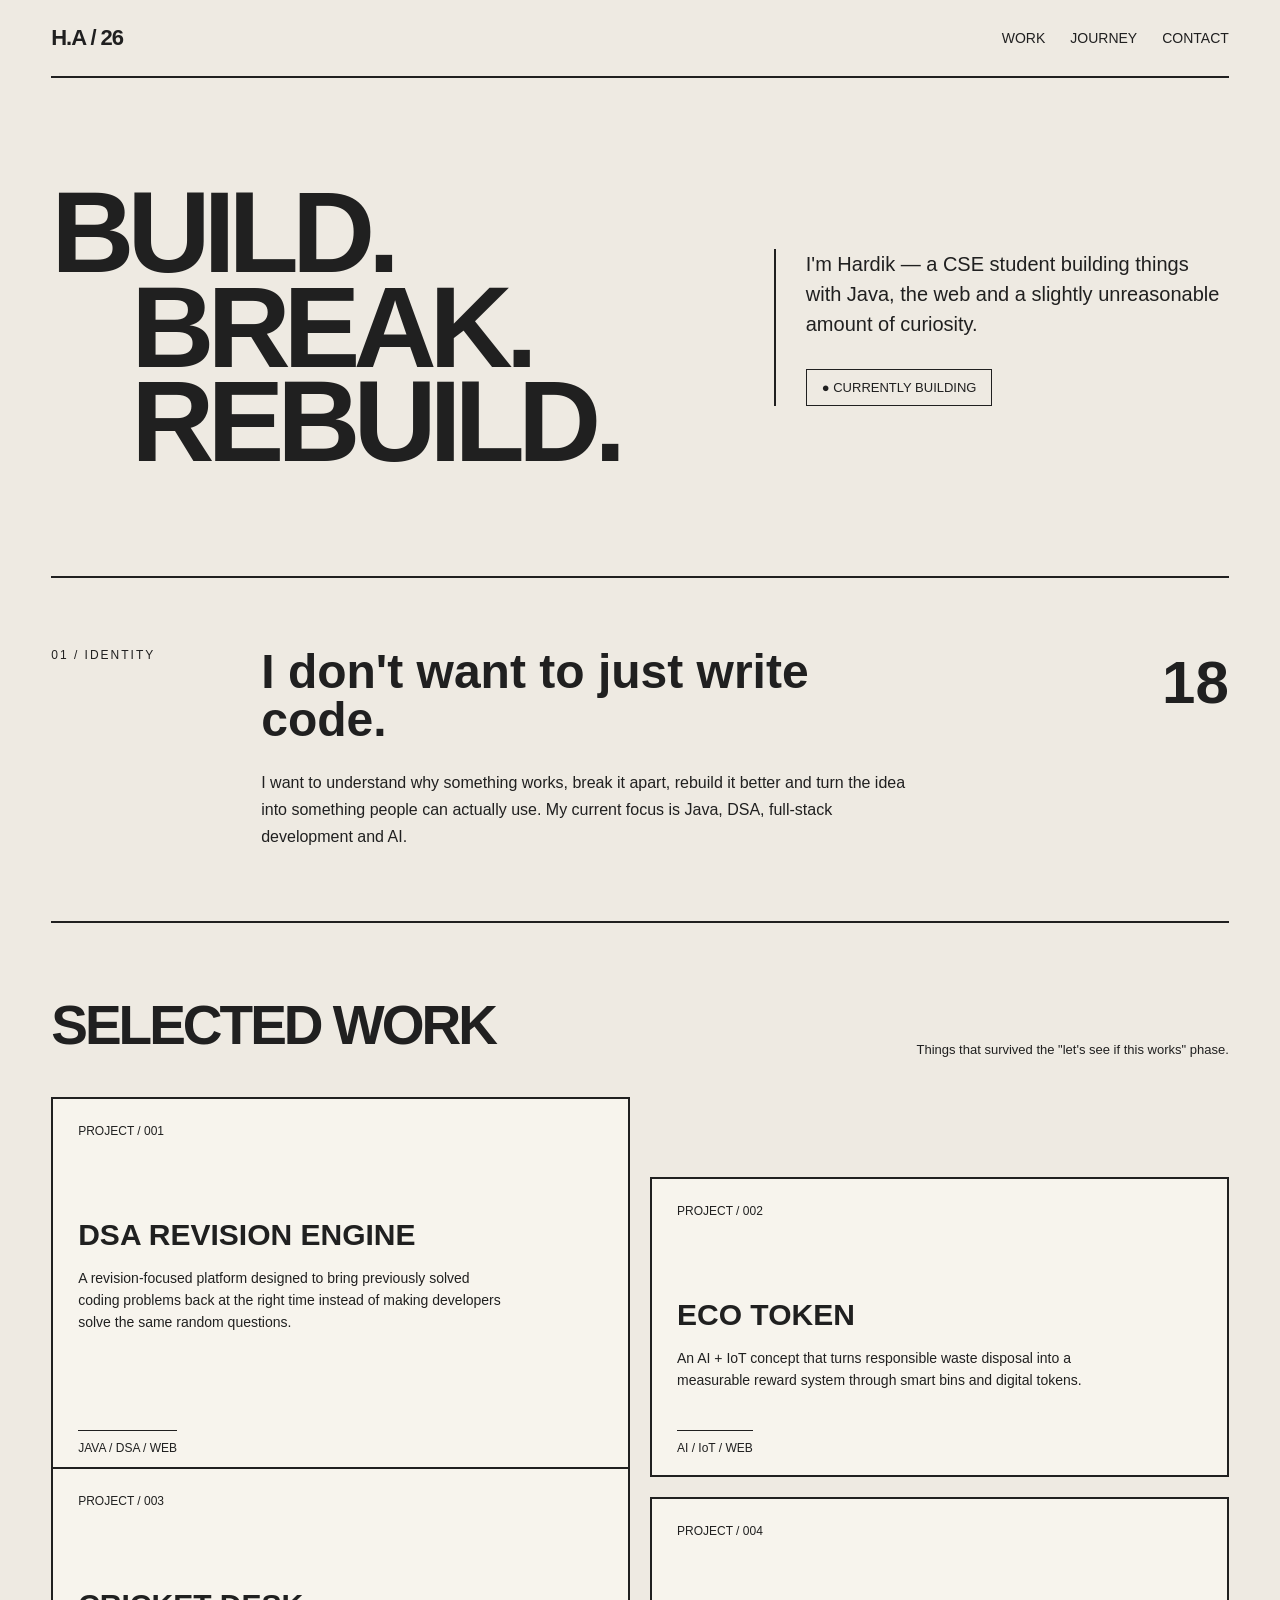
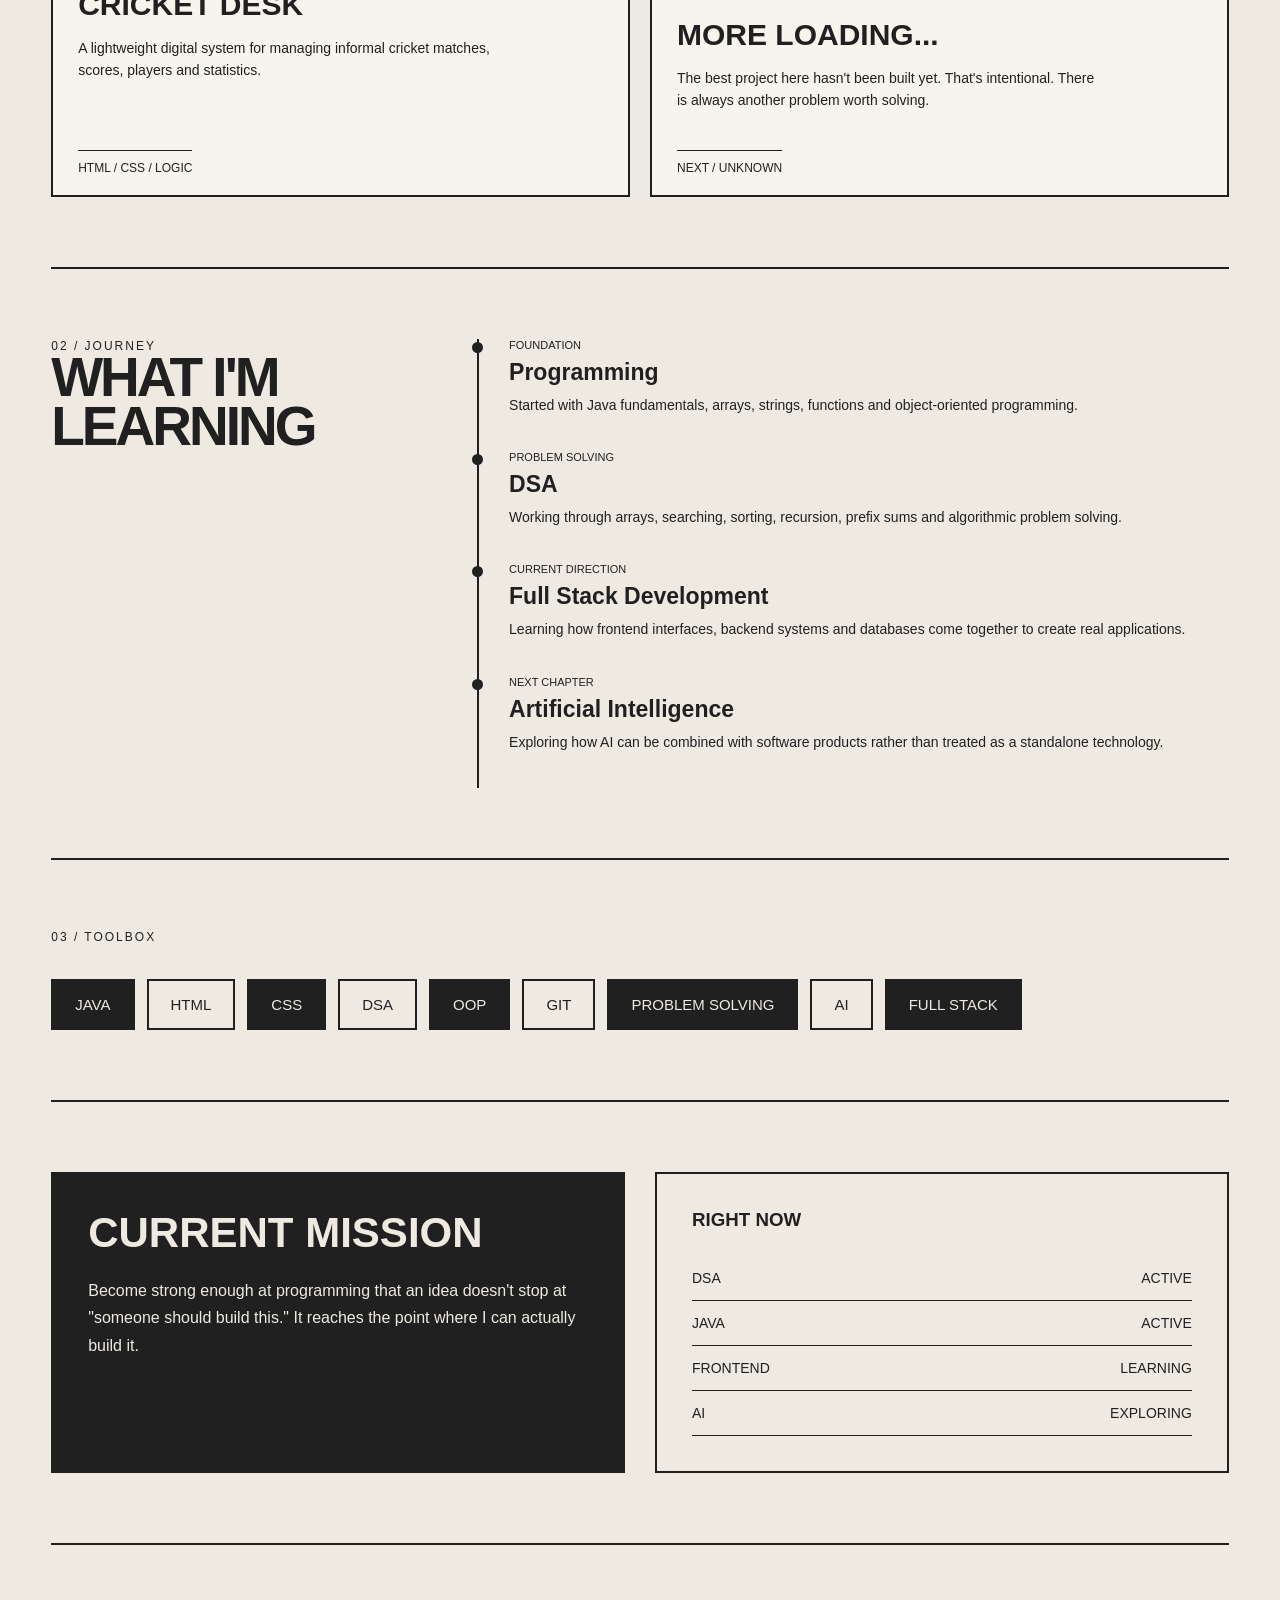
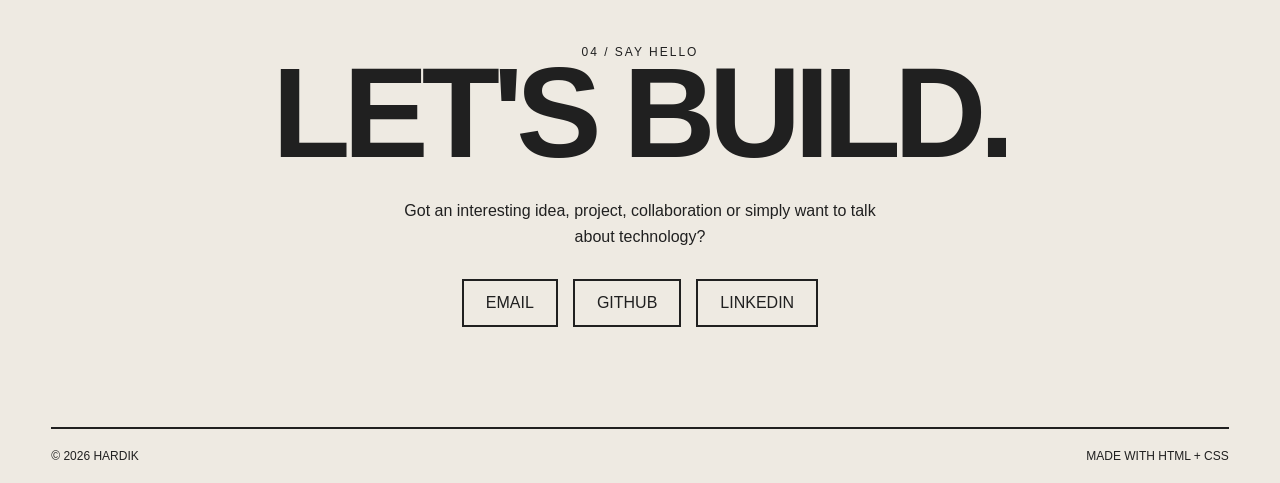
<file: index.html>
<html>
<head>

    <meta charset="UTF-8">
    <meta name="viewport" content="width=device-width, initial-scale=1.0">

    <title>Hardik | Developer Portfolio</title>

    <link rel="stylesheet" href="style.css">

</head>

<body>

    <div class="page">

        <header>

            <div class="logo">
                H.A / 26
            </div>

            <nav>
                <a href="#work">WORK</a>
                <a href="#learning">JOURNEY</a>
                <a href="#contact">CONTACT</a>
            </nav>

        </header>


        <section class="intro">

            <div class="intro-heading">

                <h1>
                    BUILD.
                    <span>BREAK.</span>
                    <span>REBUILD.</span>
                </h1>

            </div>

            <div class="intro-text">

                <p>
                    I'm Hardik — a CSE student building
                    things with Java, the web and a
                    slightly unreasonable amount of curiosity.
                </p>

                <div class="status">
                    ● CURRENTLY BUILDING
                </div>

            </div>

        </section>


        <section class="identity">

            <div class="label">
                01 / Identity
            </div>

            <div class="identity-content">

                <h2>
                    I don't want to
                    just write code.
                </h2>

                <p>
                    I want to understand why something works,
                    break it apart, rebuild it better and turn
                    the idea into something people can actually use.
                    My current focus is Java, DSA, full-stack
                    development and AI.
                </p>

            </div>

            <div class="number">
                18
            </div>

        </section>


        <section class="projects" id="work">

            <div class="section-title">

                <h2>SELECTED WORK</h2>

                <p>
                    Things that survived the
                    "let's see if this works" phase.
                </p>

            </div>


            <div class="project-grid">


                <div class="project">

                    <div class="project-number">
                        PROJECT / 001
                    </div>

                    <h3>
                        DSA REVISION ENGINE
                    </h3>

                    <p>
                        A revision-focused platform designed
                        to bring previously solved coding problems
                        back at the right time instead of making
                        developers solve the same random questions.
                    </p>

                    <div class="tech">
                        JAVA / DSA / WEB
                    </div>

                </div>


                <div class="project">

                    <div class="project-number">
                        PROJECT / 002
                    </div>

                    <h3>
                        ECO TOKEN
                    </h3>

                    <p>
                        An AI + IoT concept that turns responsible
                        waste disposal into a measurable reward
                        system through smart bins and digital tokens.
                    </p>

                    <div class="tech">
                        AI / IoT / WEB
                    </div>

                </div>


                <div class="project">

                    <div class="project-number">
                        PROJECT / 003
                    </div>

                    <h3>
                        CRICKET DESK
                    </h3>

                    <p>
                        A lightweight digital system for managing
                        informal cricket matches, scores, players
                        and statistics.
                    </p>

                    <div class="tech">
                        HTML / CSS / LOGIC
                    </div>

                </div>


                <div class="project">

                    <div class="project-number">
                        PROJECT / 004
                    </div>

                    <h3>
                        MORE LOADING...
                    </h3>

                    <p>
                        The best project here hasn't been built yet.
                        That's intentional. There is always another
                        problem worth solving.
                    </p>

                    <div class="tech">
                        NEXT / UNKNOWN
                    </div>

                </div>


            </div>

        </section>


        <section class="learning" id="learning">

            <div class="learning-layout">

                <div>

                    <div class="label">
                        02 / Journey
                    </div>

                    <h2>
                        WHAT I'M
                        LEARNING
                    </h2>

                </div>


                <div class="timeline">


                    <div class="timeline-item">

                        <small>
                            FOUNDATION
                        </small>

                        <h3>
                            Programming
                        </h3>

                        <p>
                            Started with Java fundamentals,
                            arrays, strings, functions and
                            object-oriented programming.
                        </p>

                    </div>


                    <div class="timeline-item">

                        <small>
                            PROBLEM SOLVING
                        </small>

                        <h3>
                            DSA
                        </h3>

                        <p>
                            Working through arrays, searching,
                            sorting, recursion, prefix sums and
                            algorithmic problem solving.
                        </p>

                    </div>


                    <div class="timeline-item">

                        <small>
                            CURRENT DIRECTION
                        </small>

                        <h3>
                            Full Stack Development
                        </h3>

                        <p>
                            Learning how frontend interfaces,
                            backend systems and databases come
                            together to create real applications.
                        </p>

                    </div>


                    <div class="timeline-item">

                        <small>
                            NEXT CHAPTER
                        </small>

                        <h3>
                            Artificial Intelligence
                        </h3>

                        <p>
                            Exploring how AI can be combined with
                            software products rather than treated
                            as a standalone technology.
                        </p>

                    </div>


                </div>

            </div>

        </section>


        <section class="skills">

            <div class="label">
                03 / Toolbox
            </div>

            <div class="skill-box">

                <div class="skill">JAVA</div>

                <div class="skill">HTML</div>

                <div class="skill">CSS</div>

                <div class="skill">DSA</div>

                <div class="skill">OOP</div>

                <div class="skill">GIT</div>

                <div class="skill">
                    PROBLEM SOLVING
                </div>

                <div class="skill">
                    AI
                </div>

                <div class="skill">
                    FULL STACK
                </div>

            </div>

        </section>


        <section class="current">


            <div class="current-card">

                <h2>
                    CURRENT
                    MISSION
                </h2>

                <p>
                    Become strong enough at programming that
                    an idea doesn't stop at "someone should build
                    this." It reaches the point where I can actually
                    build it.
                </p>

            </div>


            <div class="mini-list">

                <h3>
                    RIGHT NOW
                </h3>

                <div>
                    <span>DSA</span>
                    <span>ACTIVE</span>
                </div>

                <div>
                    <span>JAVA</span>
                    <span>ACTIVE</span>
                </div>

                <div>
                    <span>FRONTEND</span>
                    <span>LEARNING</span>
                </div>

                <div>
                    <span>AI</span>
                    <span>EXPLORING</span>
                </div>

            </div>

        </section>


        <section class="contact" id="contact">

            <div class="label">
                04 / Say Hello
            </div>

            <h2>
                LET'S
                BUILD.
            </h2>

            <p>
                Got an interesting idea, project,
                collaboration or simply want to talk
                about technology?
            </p>

            <div class="contact-links">

                <a href="mailto:yourmail@gmail.com">
                    EMAIL
                </a>

                <a href="https://github.com/">
                    GITHUB
                </a>

                <a href="https://linkedin.com/">
                    LINKEDIN
                </a>

            </div>

        </section>


        <footer>

            <span>
                © 2026 HARDIK
            </span>

            <span>
                MADE WITH HTML + CSS
            </span>

        </footer>

    </div>

</body>

</html>
    </table>
</body>
</html>
</file>
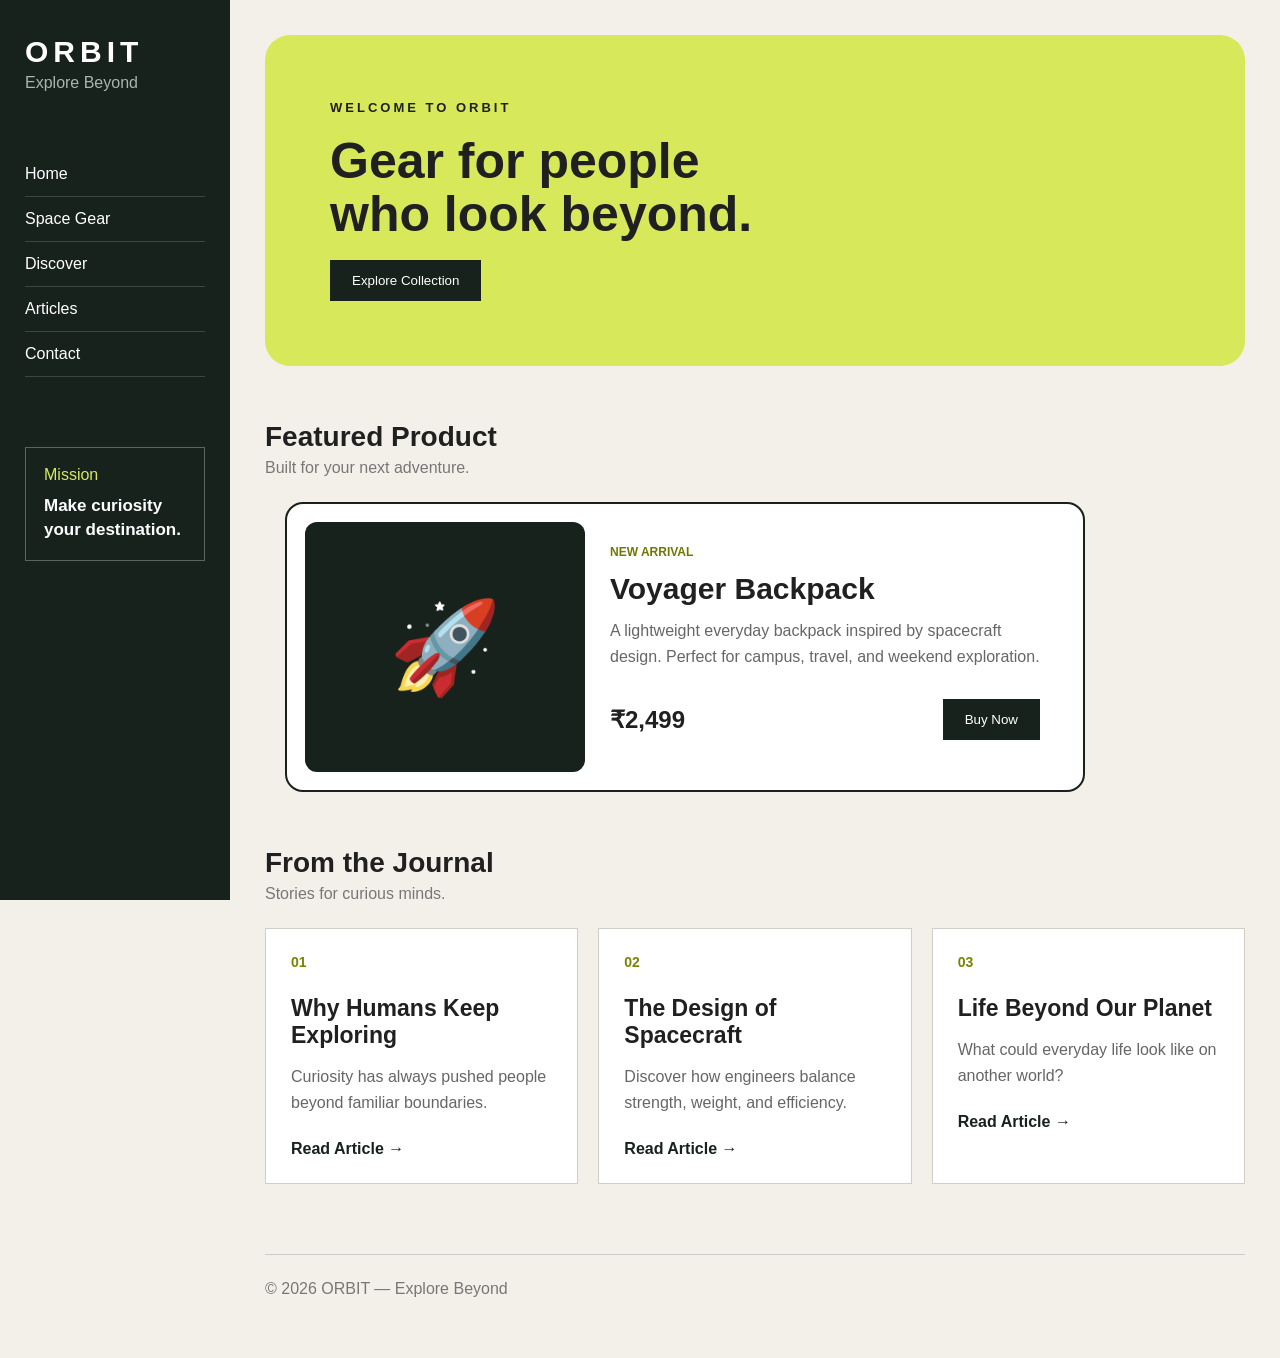
<file: delete/index.html>
<!DOCTYPE html>
<html lang="en">
<head>
    <meta charset="UTF-8">
    <meta name="viewport" content="width=device-width, initial-scale=1.0">
    <title>Document</title>
    <link rel="stylesheet" href="style.css">
</head>
<body>
     <div class="page">

        <aside class="sidebar">
            <h1>ORBIT</h1>
            <p class="tagline">Explore Beyond</p>

            <nav>
                <a href="#">Home</a>
                <a href="#">Space Gear</a>
                <a href="#">Discover</a>
                <a href="#">Articles</a>
                <a href="#">Contact</a>
            </nav>

            <div class="side-box">
                <p>Mission</p>
                <h3>Make curiosity your destination.</h3>
            </div>
        </aside>

        <main class="content">

            <section class="hero">
                <p>WELCOME TO ORBIT</p>
                <h2>Gear for people<br>who look beyond.</h2>
                <button>Explore Collection</button>
            </section>

            <section class="product-section">
                <div class="section-title">
                    <h2>Featured Product</h2>
                    <p>Built for your next adventure.</p>
                </div>

                <div class="product-card">
                    <div class="product-image">
                        🚀
                    </div>

                    <div class="product-info">
                        <span>NEW ARRIVAL</span>
                        <h2>Voyager Backpack</h2>
                        <p>
                            A lightweight everyday backpack inspired by
                            spacecraft design. Perfect for campus, travel,
                            and weekend exploration.
                        </p>

                        <div class="product-bottom">
                            <strong>₹2,499</strong>
                            <button>Buy Now</button>
                        </div>
                    </div>
                </div>
            </section>

            <section class="blog-section">
                <div class="section-title">
                    <h2>From the Journal</h2>
                    <p>Stories for curious minds.</p>
                </div>

                <div class="blog-container">

                    <article class="blog-card">
                        <div class="blog-number">01</div>
                        <h3>Why Humans Keep Exploring</h3>
                        <p>
                            Curiosity has always pushed people beyond
                            familiar boundaries.
                        </p>
                        <a href="#">Read Article →</a>
                    </article>

                    <article class="blog-card">
                        <div class="blog-number">02</div>
                        <h3>The Design of Spacecraft</h3>
                        <p>
                            Discover how engineers balance strength,
                            weight, and efficiency.
                        </p>
                        <a href="#">Read Article →</a>
                    </article>

                    <article class="blog-card">
                        <div class="blog-number">03</div>
                        <h3>Life Beyond Our Planet</h3>
                        <p>
                            What could everyday life look like on another
                            world?
                        </p>
                        <a href="#">Read Article →</a>
                    </article>

                </div>
            </section>

            <footer>
                <p>© 2026 ORBIT — Explore Beyond</p>
            </footer>
</body>
</html>
</file>
<file: style.css>
* {
    margin: 0;
    padding: 0;
    box-sizing: border-box;
}

body {
    background: #eeeae2;
    color: #202020;
    font-family: Arial, sans-serif;
}

a {
    text-decoration: none;
    color: inherit;
}

.page {
    width: 92%;
    max-width: 1250px;
    margin: auto;
}


/* HEADER */

header {
    display: flex;
    justify-content: space-between;
    align-items: center;
    padding: 25px 0;
    border-bottom: 2px solid #202020;
}

.logo {
    font-size: 22px;
    font-weight: bold;
    letter-spacing: -1px;
}

nav {
    display: flex;
    gap: 25px;
    font-size: 14px;
}

nav a:hover {
    text-decoration: underline;
}


/* INTRO */

.intro {
    min-height: 500px;
    display: grid;
    grid-template-columns: 1.5fr 1fr;
    gap: 40px;
    align-items: center;
    border-bottom: 2px solid #202020;
}

.intro-heading h1 {
    font-size: clamp(55px, 9vw, 125px);
    line-height: .82;
    letter-spacing: -7px;
}

.intro-heading h1 span {
    display: block;
    margin-left: 80px;
}

.intro-text {
    border-left: 2px solid #202020;
    padding-left: 30px;
}

.intro-text p {
    font-size: 20px;
    line-height: 1.5;
    margin-bottom: 30px;
}

.status {
    display: inline-block;
    padding: 10px 15px;
    border: 1px solid #202020;
    font-size: 13px;
}


/* IDENTITY */

.identity {
    display: grid;
    grid-template-columns: 180px 1fr 180px;
    gap: 30px;
    padding: 70px 0;
    border-bottom: 2px solid #202020;
}

.label {
    font-size: 12px;
    text-transform: uppercase;
    letter-spacing: 2px;
}

.identity h2 {
    font-size: 48px;
    line-height: 1;
    max-width: 650px;
}

.identity p {
    margin-top: 25px;
    max-width: 650px;
    line-height: 1.7;
    font-size: 16px;
}

.number {
    text-align: right;
    font-size: 60px;
    font-weight: bold;
}


/* PROJECTS */

.projects {
    padding: 70px 0;
    border-bottom: 2px solid #202020;
}

.section-title {
    display: flex;
    justify-content: space-between;
    align-items: end;
    margin-bottom: 40px;
}

.section-title h2 {
    font-size: 55px;
    letter-spacing: -3px;
}

.section-title p {
    font-size: 13px;
}

.project-grid {
    display: grid;
    grid-template-columns: 1fr 1fr;
    gap: 20px;
}

.project {
    min-height: 300px;
    border: 2px solid #202020;
    padding: 25px;
    position: relative;
    background: #f7f4ed;
}

.project:nth-child(2) {
    margin-top: 80px;
}

.project:nth-child(3) {
    margin-top: -30px;
}

.project-number {
    font-size: 12px;
    margin-bottom: 80px;
}

.project h3 {
    font-size: 30px;
    margin-bottom: 15px;
}

.project p {
    max-width: 430px;
    line-height: 1.6;
    font-size: 14px;
}

.tech {
    position: absolute;
    bottom: 20px;
    left: 25px;
    font-size: 12px;
    border-top: 1px solid #202020;
    padding-top: 10px;
}


/* LEARNING */

.learning {
    padding: 70px 0;
    border-bottom: 2px solid #202020;
}

.learning-layout {
    display: grid;
    grid-template-columns: 1fr 2fr;
    gap: 50px;
}

.learning h2 {
    font-size: 55px;
    line-height: .9;
    letter-spacing: -3px;
}

.timeline {
    border-left: 2px solid #202020;
}

.timeline-item {
    padding: 0 0 35px 30px;
    position: relative;
}

.timeline-item::before {
    content: "";
    position: absolute;
    width: 11px;
    height: 11px;
    background: #202020;
    border-radius: 50%;
    left: -7px;
    top: 3px;
}

.timeline-item small {
    font-size: 11px;
    text-transform: uppercase;
}

.timeline-item h3 {
    margin: 8px 0;
    font-size: 23px;
}

.timeline-item p {
    line-height: 1.6;
    font-size: 14px;
}


/* SKILLS */

.skills {
    padding: 70px 0;
    border-bottom: 2px solid #202020;
}

.skill-box {
    display: flex;
    flex-wrap: wrap;
    gap: 12px;
    margin-top: 35px;
}

.skill {
    border: 2px solid #202020;
    padding: 15px 22px;
    font-size: 15px;
}

.skill:nth-child(odd) {
    background: #202020;
    color: #eeeae2;
}


/* CURRENT */

.current {
    padding: 70px 0;
    display: grid;
    grid-template-columns: 1fr 1fr;
    gap: 30px;
    border-bottom: 2px solid #202020;
}

.current-card {
    border: 2px solid #202020;
    padding: 35px;
    background: #202020;
    color: #eeeae2;
}

.current-card h2 {
    font-size: 42px;
    margin-bottom: 20px;
}

.current-card p {
    line-height: 1.7;
}

.mini-list {
    border: 2px solid #202020;
    padding: 35px;
}

.mini-list h3 {
    margin-bottom: 25px;
}

.mini-list div {
    display: flex;
    justify-content: space-between;
    padding: 14px 0;
    border-bottom: 1px solid #202020;
    font-size: 14px;
}


/* CONTACT */

.contact {
    padding: 100px 0;
    text-align: center;
}

.contact h2 {
    font-size: clamp(55px, 10vw, 130px);
    letter-spacing: -7px;
    line-height: .85;
}

.contact p {
    margin: 30px auto;
    max-width: 500px;
    line-height: 1.6;
}

.contact-links {
    display: flex;
    justify-content: center;
    gap: 15px;
    flex-wrap: wrap;
}

.contact-links a {
    border: 2px solid #202020;
    padding: 13px 22px;
}

.contact-links a:hover {
    background: #202020;
    color: #eeeae2;
}


/* FOOTER */

footer {
    border-top: 2px solid #202020;
    padding: 20px 0;
    display: flex;
    justify-content: space-between;
    font-size: 12px;
}


/* MOBILE */

@media (max-width: 800px) {

    header {
        flex-direction: column;
        gap: 15px;
    }

    .intro {
        grid-template-columns: 1fr;
        padding: 60px 0;
    }

    .intro-heading h1 {
        font-size: 70px;
        letter-spacing: -4px;
    }

    .intro-heading h1 span {
        margin-left: 35px;
    }

    .intro-text {
        border-left: none;
        border-top: 2px solid #202020;
        padding: 25px 0 0;
    }

    .identity {
        grid-template-columns: 1fr;
    }

    .number {
        text-align: left;
    }

    .project-grid {
        grid-template-columns: 1fr;
    }

    .project:nth-child(2),
    .project:nth-child(3) {
        margin-top: 0;
    }

    .learning-layout {
        grid-template-columns: 1fr;
    }

    .current {
        grid-template-columns: 1fr;
    }

    .section-title {
        display: block;
    }

    .section-title p {
        margin-top: 15px;
    }

    footer {
        flex-direction: column;
        gap: 10px;
    }

}
</file>
<file: delete/style.css>
* {
    margin: 0;
    padding: 0;
    box-sizing: border-box;
}

body {
    font-family: Arial, sans-serif;
    background: #f3f0e9;
    color: #202020;
}

.page {
    display: flex;
    min-height: 100vh;
}

.sidebar {
    width: 230px;
    background: #17221d;
    color: white;
    padding: 35px 25px;
    position: sticky;
    top: 0;
    height: 100vh;
}

.sidebar h1 {
    font-size: 30px;
    letter-spacing: 5px;
}

.tagline {
    color: #a9b5ae;
    margin-top: 5px;
}

nav {
    margin-top: 60px;
}

nav a {
    display: block;
    color: white;
    text-decoration: none;
    padding: 13px 0;
    border-bottom: 1px solid #3b4841;
}

nav a:hover {
    color: #d8e85b;
}

.side-box {
    margin-top: 70px;
    padding: 18px;
    border: 1px solid #59655e;
}

.side-box p {
    color: #d8e85b;
    margin-bottom: 10px;
}

.side-box h3 {
    font-size: 17px;
    line-height: 1.4;
}

.content {
    flex: 1;
    padding: 35px;
}

.hero {
    background: #d8e85b;
    padding: 65px;
    border-radius: 25px;
}

.hero p {
    font-size: 13px;
    font-weight: bold;
    letter-spacing: 3px;
}

.hero h2 {
    font-size: 50px;
    margin: 20px 0;
    line-height: 1.05;
}

.hero button,
.product-bottom button {
    border: none;
    background: #17221d;
    color: white;
    padding: 13px 22px;
    cursor: pointer;
}

.section-title {
    margin: 55px 0 25px;
}

.section-title h2 {
    font-size: 28px;
}

.section-title p {
    color: #777;
    margin-top: 6px;
}

.product-card {
    max-width: 800px;
    display: flex;
    background: white;

    margin: 20px;
    padding: 18px;

    border: 2px solid #17221d;
    border-radius: 18px;
}

.product-image {
    width: 280px;
    min-height: 250px;
    background: #17221d;
    display: flex;
    justify-content: center;
    align-items: center;
    font-size: 90px;
    border-radius: 12px;
}

.product-info {
    padding: 20px 25px;
    flex: 1;
}

.product-info span {
    font-size: 12px;
    color: #6d7900;
    font-weight: bold;
}

.product-info h2 {
    margin: 12px 0;
    font-size: 30px;
}

.product-info p {
    color: #666;
    line-height: 1.6;
}

.product-bottom {
    margin-top: 30px;
    display: flex;
    justify-content: space-between;
    align-items: center;
}

.product-bottom strong {
    font-size: 24px;
}

.blog-container {
    display: flex;
    gap: 20px;
}

.blog-card {
    flex: 1;
    background: white;
    padding: 25px;
    border: 1px solid #d1cec5;
    min-height: 250px;
}

.blog-number {
    font-size: 14px;
    color: #788400;
    font-weight: bold;
}

.blog-card h3 {
    margin: 25px 0 15px;
    font-size: 23px;
}

.blog-card p {
    color: #666;
    line-height: 1.6;
}

.blog-card a {
    display: inline-block;
    margin-top: 25px;
    color: #17221d;
    font-weight: bold;
    text-decoration: none;
}

footer {
    margin-top: 70px;
    padding: 25px 0;
    border-top: 1px solid #ccc;
    color: #777;
}

@media (max-width: 768px) {

    .page {
        display: block;
    }

    .sidebar {
        width: 100%;
        height: auto;
        position: relative;
        padding: 25px;
    }

    nav {
        margin-top: 25px;
        display: flex;
        gap: 15px;
        flex-wrap: wrap;
    }

    nav a {
        border: none;
        padding: 8px;
    }

    .side-box {
        display: none;
    }

    .content {
        padding: 20px;
    }

    .hero {
        padding: 35px 25px;
    }

    .hero h2 {
        font-size: 36px;
    }

    .product-card {
        margin: 0;
        flex-direction: column;
    }

    .product-image {
        width: 100%;
    }

    .product-info {
        padding: 20px 5px 5px;
    }

    .blog-container {
        flex-direction: column;
    }

    .blog-card {
        min-height: auto;
    }
}
</file>
